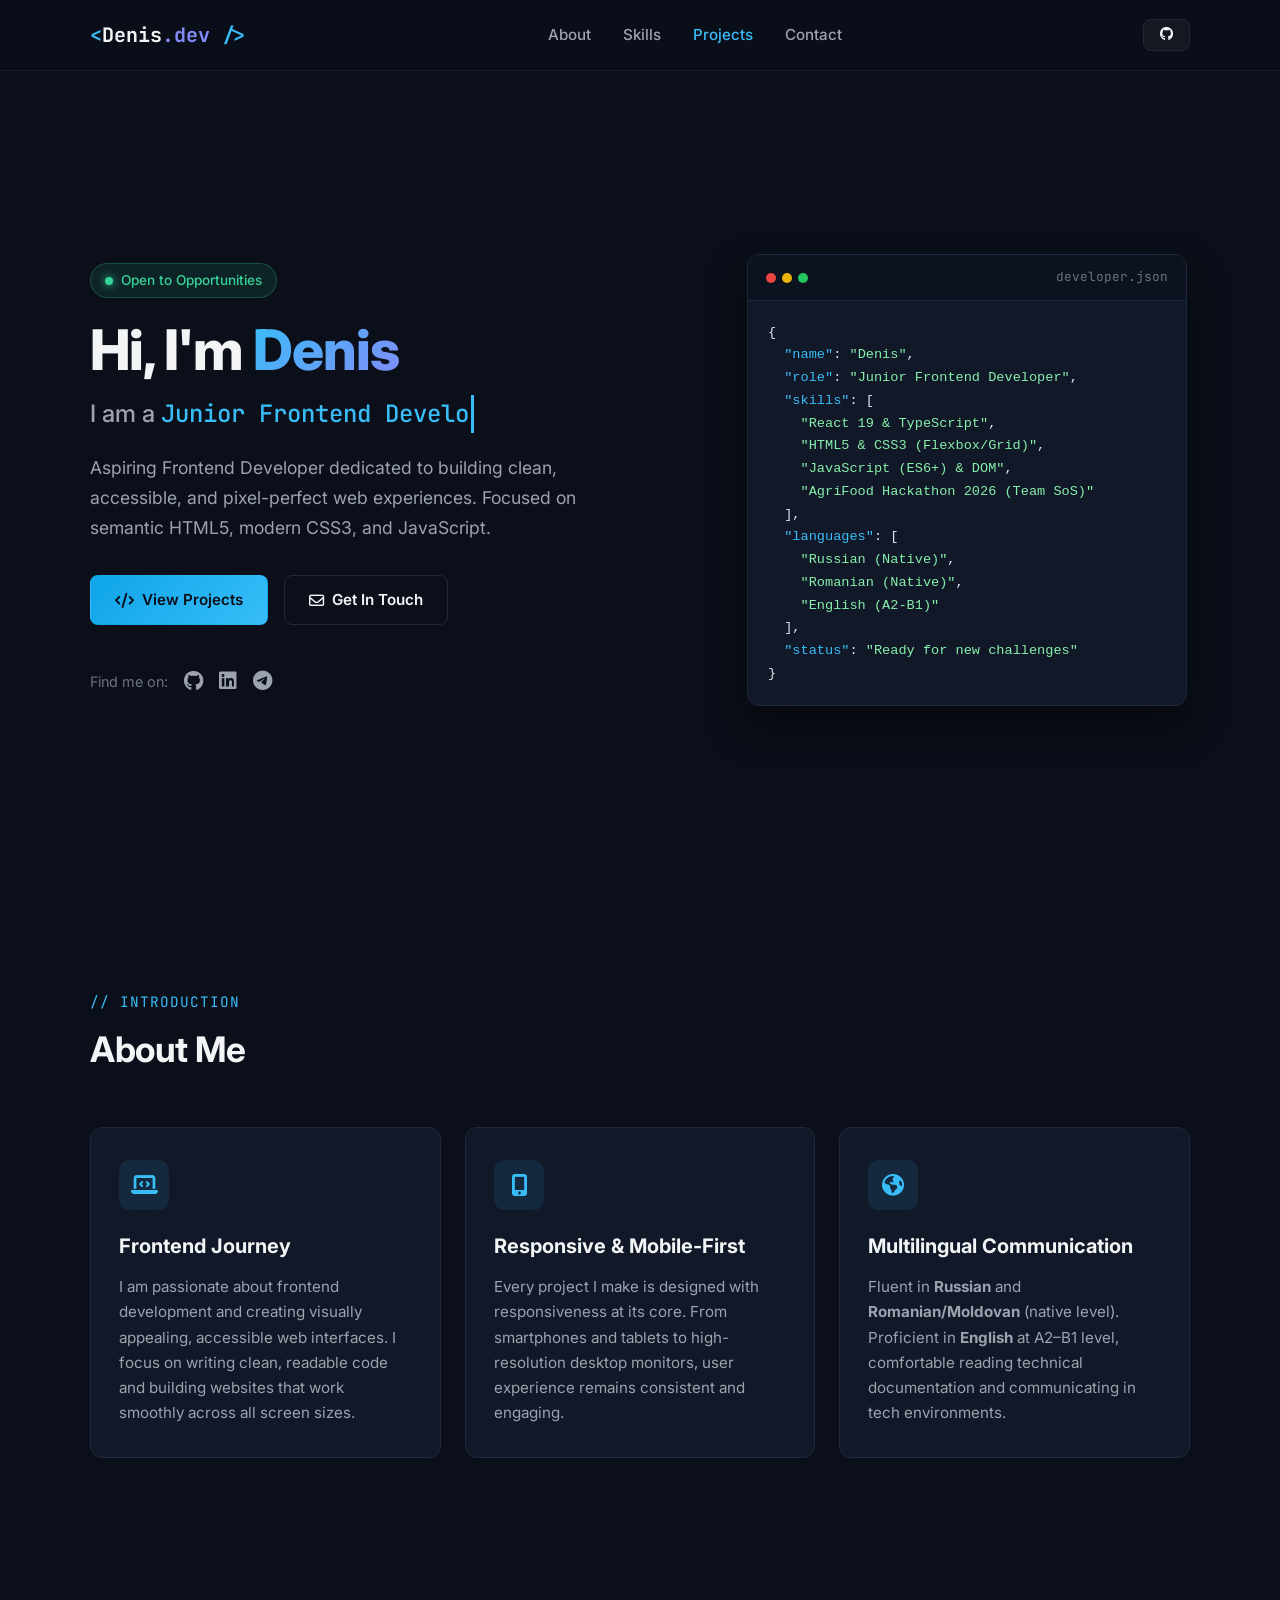
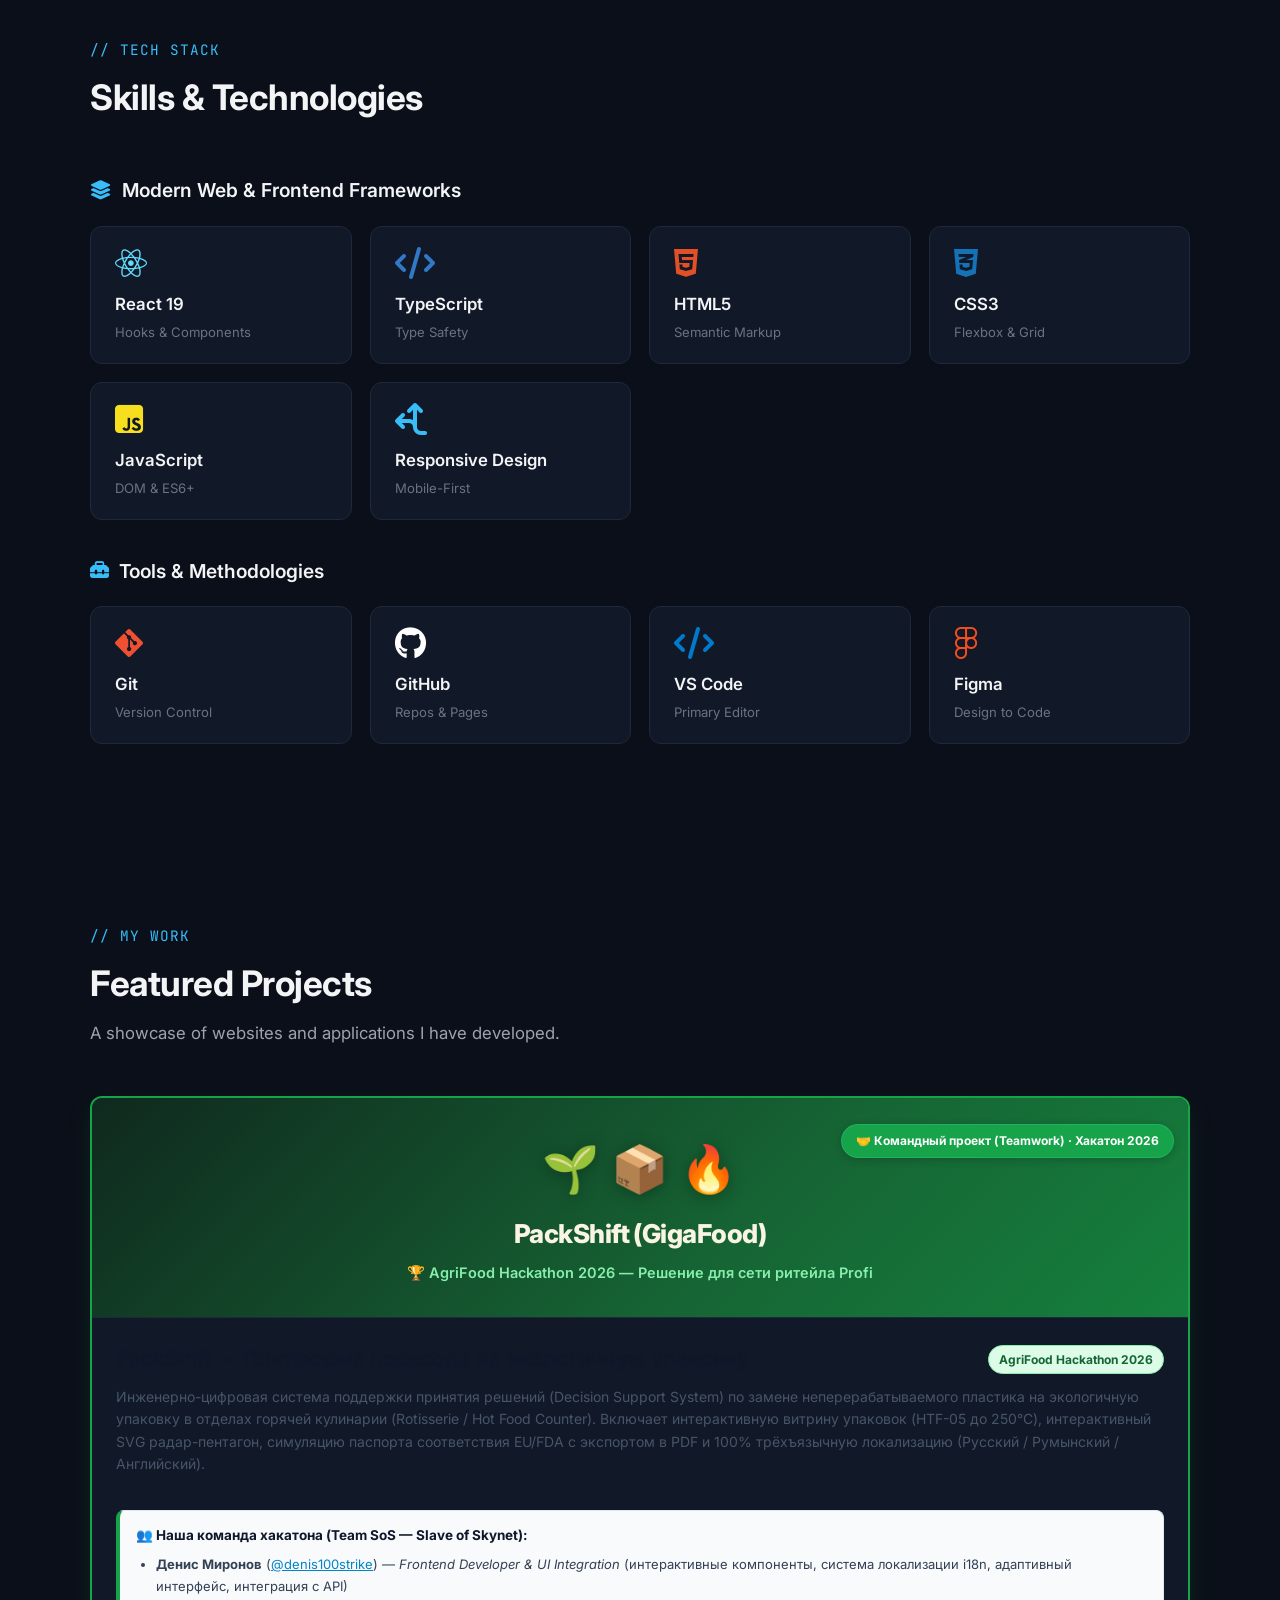
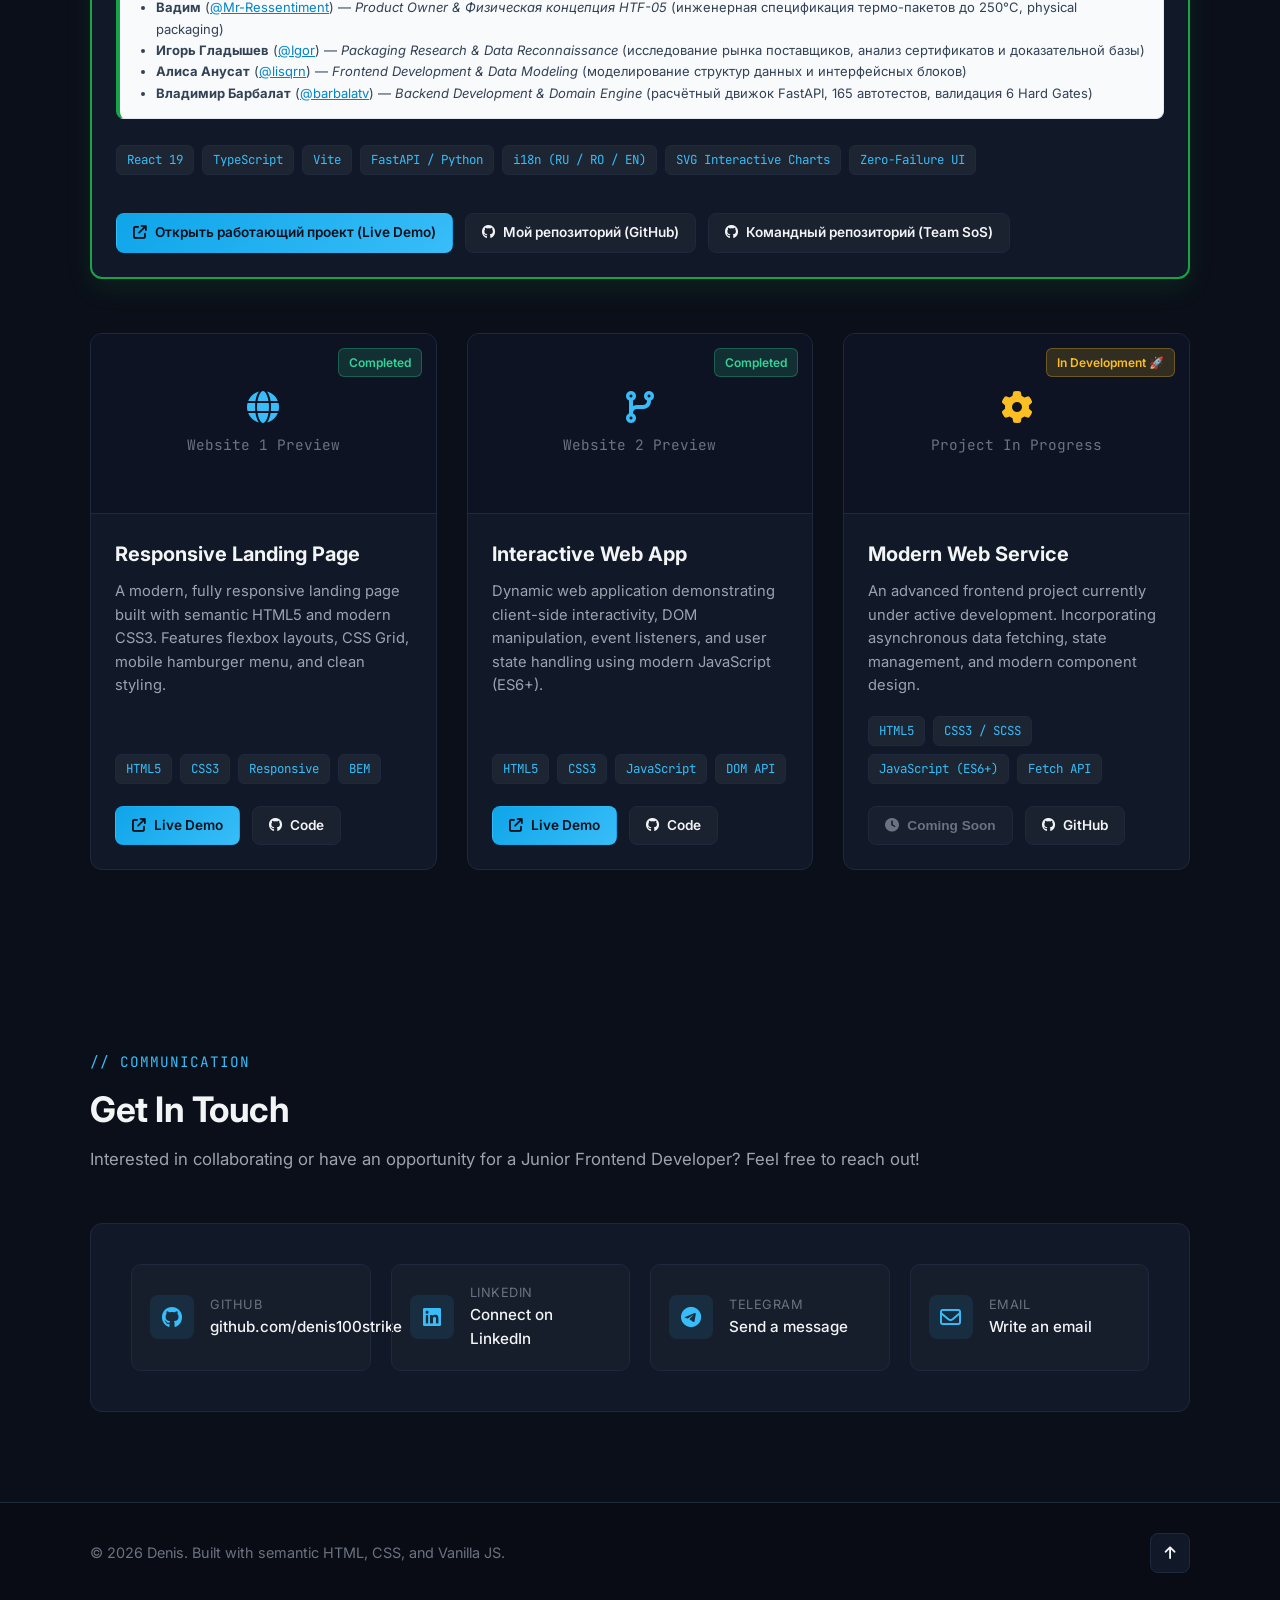
<file: index.html>
<!DOCTYPE html>
<html lang="en">
<head>
  <meta charset="UTF-8" />
  <meta name="viewport" content="width=device-width, initial-scale=1.0" />
  <meta name="description" content="Denis — Junior Frontend Developer Portfolio. Creating clean, responsive, and user-friendly web interfaces." />
  <title>Denis | Junior Frontend Developer</title>
  <link rel="stylesheet" href="style.css" />
  <!-- Font Awesome Icons -->
  <link rel="stylesheet" href="https://cdnjs.cloudflare.com/ajax/libs/font-awesome/6.5.1/css/all.min.css" />
  <!-- Google Fonts -->
  <link rel="preconnect" href="https://fonts.googleapis.com">
  <link rel="preconnect" href="https://fonts.gstatic.com" crossorigin>
  <link href="https://fonts.googleapis.com/css2?family=Inter:wght@300;400;500;600;700;800&family=JetBrains+Mono:wght@400;600&display=swap" rel="stylesheet">
</head>
<body>
  <!-- Header / Navigation -->
  <header class="header" id="header">
    <div class="container nav-container">
      <a href="#hero" class="logo">
        <span class="logo-bracket">&lt;</span>Denis<span class="logo-accent">.dev</span><span class="logo-bracket"> /&gt;</span>
      </a>

      <nav class="nav-menu" id="nav-menu">
        <ul class="nav-list">
          <li class="nav-item"><a href="#about" class="nav-link">About</a></li>
          <li class="nav-item"><a href="#skills" class="nav-link">Skills</a></li>
          <li class="nav-item"><a href="#projects" class="nav-link">Projects</a></li>
          <li class="nav-item"><a href="#contact" class="nav-link">Contact</a></li>
        </ul>
      </nav>

      <div class="nav-actions">
        <a href="https://github.com/denis100strike" target="_blank" rel="noopener noreferrer" class="btn btn-sm btn-ghost" aria-label="GitHub Profile">
          <i class="fa-brands fa-github"></i>
        </a>
        <button class="nav-toggle" id="nav-toggle" aria-label="Toggle navigation menu">
          <i class="fa-solid fa-bars"></i>
        </button>
      </div>
    </div>
  </header>

  <!-- Hero Section -->
  <section class="hero" id="hero">
    <div class="container hero-container">
      <div class="hero-content">
        <div class="hero-badge">
          <span class="badge-dot"></span> Open to Opportunities
        </div>
        <h1 class="hero-title">
          Hi, I'm <span class="text-gradient">Denis</span>
        </h1>
        <h2 class="hero-subtitle">
          I am a <span class="typed-text" id="typed-text"></span><span class="cursor">&nbsp;</span>
        </h2>
        <p class="hero-description">
          Aspiring Frontend Developer dedicated to building clean, accessible, and pixel-perfect web experiences. Focused on semantic HTML5, modern CSS3, and JavaScript.
        </p>

        <div class="hero-buttons">
          <a href="#projects" class="btn btn-primary">
            <i class="fa-solid fa-code"></i> View Projects
          </a>
          <a href="#contact" class="btn btn-outline">
            <i class="fa-regular fa-envelope"></i> Get In Touch
          </a>
        </div>

        <div class="hero-socials">
          <span class="social-label">Find me on:</span>
          <a href="https://github.com/denis100strike" target="_blank" rel="noopener noreferrer" title="GitHub">
            <i class="fa-brands fa-github"></i>
          </a>
          <a href="https://linkedin.com" target="_blank" rel="noopener noreferrer" title="LinkedIn">
            <i class="fa-brands fa-linkedin"></i>
          </a>
          <a href="https://t.me" target="_blank" rel="noopener noreferrer" title="Telegram">
            <i class="fa-brands fa-telegram"></i>
          </a>
        </div>
      </div>

      <div class="hero-visual">
        <div class="code-card">
          <div class="code-header">
            <div class="window-dots">
              <span class="dot dot-red"></span>
              <span class="dot dot-yellow"></span>
              <span class="dot dot-green"></span>
            </div>
            <span class="code-filename">developer.json</span>
          </div>
          <pre class="code-body"><code>{
  <span class="key">"name"</span>: <span class="str">"Denis"</span>,
  <span class="key">"role"</span>: <span class="str">"Junior Frontend Developer"</span>,
  <span class="key">"skills"</span>: [
    <span class="str">"React 19 &amp; TypeScript"</span>,
    <span class="str">"HTML5 &amp; CSS3 (Flexbox/Grid)"</span>,
    <span class="str">"JavaScript (ES6+) &amp; DOM"</span>,
    <span class="str">"AgriFood Hackathon 2026 (Team SoS)"</span>
  ],
  <span class="key">"languages"</span>: [
    <span class="str">"Russian (Native)"</span>,
    <span class="str">"Romanian (Native)"</span>,
    <span class="str">"English (A2-B1)"</span>
  ],
  <span class="key">"status"</span>: <span class="str">"Ready for new challenges"</span>
}</code></pre>
        </div>
      </div>
    </div>
  </section>

  <!-- About Section -->
  <section class="about section" id="about">
    <div class="container">
      <div class="section-header">
        <span class="section-tag">// Introduction</span>
        <h2 class="section-title">About Me</h2>
      </div>

      <div class="about-grid">
        <div class="about-card">
          <div class="about-icon">
            <i class="fa-solid fa-laptop-code"></i>
          </div>
          <h3>Frontend Journey</h3>
          <p>
            I am passionate about frontend development and creating visually appealing, accessible web interfaces. I focus on writing clean, readable code and building websites that work smoothly across all screen sizes.
          </p>
        </div>

        <div class="about-card">
          <div class="about-icon">
            <i class="fa-solid fa-mobile-screen-button"></i>
          </div>
          <h3>Responsive & Mobile-First</h3>
          <p>
            Every project I make is designed with responsiveness at its core. From smartphones and tablets to high-resolution desktop monitors, user experience remains consistent and engaging.
          </p>
        </div>

        <div class="about-card">
          <div class="about-icon">
            <i class="fa-solid fa-earth-americas"></i>
          </div>
          <h3>Multilingual Communication</h3>
          <p>
            Fluent in <strong>Russian</strong> and <strong>Romanian/Moldovan</strong> (native level). Proficient in <strong>English</strong> at A2–B1 level, comfortable reading technical documentation and communicating in tech environments.
          </p>
        </div>
      </div>
    </div>
  </section>

  <!-- Skills Section -->
  <section class="skills section" id="skills">
    <div class="container">
      <div class="section-header">
        <span class="section-tag">// Tech Stack</span>
        <h2 class="section-title">Skills & Technologies</h2>
      </div>

      <div class="skills-wrapper">
        <div class="skill-category">
          <h3 class="category-title"><i class="fa-solid fa-layer-group"></i> Modern Web & Frontend Frameworks</h3>
          <div class="skills-grid">
            <div class="skill-item">
              <i class="fa-brands fa-react skill-icon" style="color: #61DAFB;"></i>
              <span class="skill-name">React 19</span>
              <span class="skill-level">Hooks & Components</span>
            </div>
            <div class="skill-item">
              <i class="fa-solid fa-code skill-icon" style="color: #3178C6;"></i>
              <span class="skill-name">TypeScript</span>
              <span class="skill-level">Type Safety</span>
            </div>
            <div class="skill-item">
              <i class="fa-brands fa-html5 skill-icon html-color"></i>
              <span class="skill-name">HTML5</span>
              <span class="skill-level">Semantic Markup</span>
            </div>
            <div class="skill-item">
              <i class="fa-brands fa-css3-alt skill-icon css-color"></i>
              <span class="skill-name">CSS3</span>
              <span class="skill-level">Flexbox & Grid</span>
            </div>
            <div class="skill-item">
              <i class="fa-brands fa-square-js skill-icon js-color"></i>
              <span class="skill-name">JavaScript</span>
              <span class="skill-level">DOM & ES6+</span>
            </div>
            <div class="skill-item">
              <i class="fa-solid fa-arrows-split-up-and-left skill-icon resp-color"></i>
              <span class="skill-name">Responsive Design</span>
              <span class="skill-level">Mobile-First</span>
            </div>
          </div>
        </div>

        <div class="skill-category">
          <h3 class="category-title"><i class="fa-solid fa-toolbox"></i> Tools & Methodologies</h3>
          <div class="skills-grid">
            <div class="skill-item">
              <i class="fa-brands fa-git-alt skill-icon git-color"></i>
              <span class="skill-name">Git</span>
              <span class="skill-level">Version Control</span>
            </div>
            <div class="skill-item">
              <i class="fa-brands fa-github skill-icon github-color"></i>
              <span class="skill-name">GitHub</span>
              <span class="skill-level">Repos & Pages</span>
            </div>
            <div class="skill-item">
              <i class="fa-solid fa-code skill-icon vscode-color"></i>
              <span class="skill-name">VS Code</span>
              <span class="skill-level">Primary Editor</span>
            </div>
            <div class="skill-item">
              <i class="fa-brands fa-figma skill-icon figma-color"></i>
              <span class="skill-name">Figma</span>
              <span class="skill-level">Design to Code</span>
            </div>
          </div>
        </div>
      </div>
    </div>
  </section>

  <!-- Projects Section -->
  <section class="projects section" id="projects">
    <div class="container">
      <div class="section-header">
        <span class="section-tag">// My Work</span>
        <h2 class="section-title">Featured Projects</h2>
        <p class="section-subtitle">A showcase of websites and applications I have developed.</p>
      </div>

            <div class="projects-grid">
        <!-- Star Project: AgriFood Hackathon 2026 -->
        <div class="project-card featured-project" style="grid-column: 1 / -1; border: 2px solid #16a34a; box-shadow: 0 10px 25px rgba(22, 163, 74, 0.12); margin-bottom: 24px;">
          <div class="project-img-box" style="background: linear-gradient(135deg, #0f291e 0%, #166534 60%, #15803d 100%); min-height: 220px; display: flex; flex-direction: column; align-items: center; justify-content: center; color: #fff; text-align: center; padding: 24px;">
            <div style="font-size: 46px; margin-bottom: 8px; filter: drop-shadow(0 2px 8px rgba(0,0,0,0.3));">🌱 📦 🔥</div>
            <h3 style="font-size: 26px; font-weight: 800; color: #faf4e4; margin: 0; letter-spacing: -0.02em;">PackShift (GigaFood)</h3>
            <p style="color: #86efac; font-size: 14.5px; margin: 6px 0 0 0; font-weight: 600;">🏆 AgriFood Hackathon 2026 — Решение для сети ритейла Profi</p>
            <span class="project-badge completed" style="background: #16a34a; color: #fff; margin-top: 12px; font-weight: 700; padding: 6px 14px; border-radius: 999px; box-shadow: 0 2px 8px rgba(0,0,0,0.2);">
              🤝 Командный проект (Teamwork) · Хакатон 2026
            </span>
          </div>
          <div class="project-content" style="padding: 24px;">
            <div style="display: flex; justify-content: space-between; align-items: center; flex-wrap: wrap; gap: 8px; margin-bottom: 10px;">
              <h3 class="project-title" style="margin: 0; font-size: 21px; color: #0f172a;">PackShift — Платформа перехода на экологичную упаковку</h3>
              <span style="background: #dcfce7; color: #166534; font-size: 12px; font-weight: 700; padding: 4px 10px; border-radius: 999px; border: 1px solid #86efac;">
                AgriFood Hackathon 2026
              </span>
            </div>
            <p class="project-desc" style="font-size: 14px; line-height: 1.6; color: #475569;">
              Инженерно-цифровая система поддержки принятия решений (Decision Support System) по замене неперерабатываемого пластика на экологичную упаковку в отделах горячей кулинарии (Rotisserie / Hot Food Counter). Включает интерактивную витрину упаковок (HTF-05 до 250°C), интерактивный SVG радар-пентагон, симуляцию паспорта соответствия EU/FDA с экспортом в PDF и 100% трёхъязычную локализацию (Русский / Румынский / Английский).
            </p>

            <!-- Team Members Credit -->
            <div style="background: #f8fafc; border: 1px solid #e2e8f0; border-left: 4px solid #16a34a; border-radius: 8px; padding: 14px 16px; margin: 16px 0;">
              <strong style="color: #0f172a; font-size: 13.5px; display: flex; align-items: center; gap: 6px; margin-bottom: 8px;">
                👥 Наша команда хакатона (Team SoS — Slave of Skynet):
              </strong>
              <ul style="margin: 0; padding-left: 20px; font-size: 13px; color: #334155; line-height: 1.65;">
                <li><strong>Денис Миронов</strong> (<a href="https://github.com/denis100strike" target="_blank" style="color: #0284c7; text-decoration: underline;">@denis100strike</a>) — <em>Frontend Developer & UI Integration</em> (интерактивные компоненты, система локализации i18n, адаптивный интерфейс, интеграция с API)</li>
                <li><strong>Вадим</strong> (<a href="https://github.com/Mr-Ressentiment" target="_blank" style="color: #0284c7; text-decoration: underline;">@Mr-Ressentiment</a>) — <em>Product Owner & Физическая концепция HTF-05</em> (инженерная спецификация термо-пакетов до 250°C, physical packaging)</li>
                <li><strong>Игорь Гладышев</strong> (<a href="https://github.com/igor-gladyshev" target="_blank" style="color: #0284c7; text-decoration: underline;">@Igor</a>) — <em>Packaging Research & Data Reconnaissance</em> (исследование рынка поставщиков, анализ сертификатов и доказательной базы)</li>
                <li><strong>Алиса Анусат</strong> (<a href="https://github.com/lisqrn" target="_blank" style="color: #0284c7; text-decoration: underline;">@lisqrn</a>) — <em>Frontend Development & Data Modeling</em> (моделирование структур данных и интерфейсных блоков)</li>
                <li><strong>Владимир Барбалат</strong> (<a href="https://github.com/barbalatv" target="_blank" style="color: #0284c7; text-decoration: underline;">@barbalatv</a>) — <em>Backend Development & Domain Engine</em> (расчётный движок FastAPI, 165 автотестов, валидация 6 Hard Gates)</li>
              </ul>
            </div>

            <div class="project-tags" style="margin-top: 10px;">
              <span class="tag">React 19</span>
              <span class="tag">TypeScript</span>
              <span class="tag">Vite</span>
              <span class="tag">FastAPI / Python</span>
              <span class="tag">i18n (RU / RO / EN)</span>
              <span class="tag">SVG Interactive Charts</span>
              <span class="tag">Zero-Failure UI</span>
            </div>

            <div class="project-links" style="margin-top: 16px; display: flex; gap: 12px; flex-wrap: wrap;">
              <a href="https://denis100strike.github.io/packshift/" target="_blank" rel="noopener noreferrer" class="btn btn-sm btn-primary" style="padding: 8px 16px;">
                <i class="fa-solid fa-arrow-up-right-from-square"></i> Открыть работающий проект (Live Demo)
              </a>
              <a href="https://github.com/denis100strike/Hackaton-202636" target="_blank" rel="noopener noreferrer" class="btn btn-sm btn-ghost" style="padding: 8px 16px;"><i class="fa-brands fa-github"></i> Мой репозиторий (GitHub)</a>
              <a href="https://github.com/Slave-of-Skynet/gigafood" target="_blank" rel="noopener noreferrer" class="btn btn-sm btn-ghost" style="padding: 8px 16px;">
                <i class="fa-brands fa-github"></i> Командный репозиторий (Team SoS)
              </a>
            </div>
          </div>
        </div>

        <!-- Project 1 -->
        <div class="project-card">
          <div class="project-img-box">
            <div class="project-placeholder">
              <i class="fa-solid fa-globe"></i>
              <span>Website 1 Preview</span>
            </div>
            <span class="project-badge completed">Completed</span>
          </div>
          <div class="project-content">
            <h3 class="project-title">Responsive Landing Page</h3>
            <p class="project-desc">
              A modern, fully responsive landing page built with semantic HTML5 and modern CSS3. Features flexbox layouts, CSS Grid, mobile hamburger menu, and clean styling.
            </p>
            <div class="project-tags">
              <span class="tag">HTML5</span>
              <span class="tag">CSS3</span>
              <span class="tag">Responsive</span>
              <span class="tag">BEM</span>
            </div>
            <div class="project-links">
              <a href="https://denis100strike.github.io" target="_blank" rel="noopener noreferrer" class="btn btn-sm btn-primary">
                <i class="fa-solid fa-arrow-up-right-from-square"></i> Live Demo
              </a>
              <a href="https://github.com/denis100strike" target="_blank" rel="noopener noreferrer" class="btn btn-sm btn-ghost">
                <i class="fa-brands fa-github"></i> Code
              </a>
            </div>
          </div>
        </div>

        <!-- Project 2 -->
        <div class="project-card">
          <div class="project-img-box">
            <div class="project-placeholder">
              <i class="fa-solid fa-code-branch"></i>
              <span>Website 2 Preview</span>
            </div>
            <span class="project-badge completed">Completed</span>
          </div>
          <div class="project-content">
            <h3 class="project-title">Interactive Web App</h3>
            <p class="project-desc">
              Dynamic web application demonstrating client-side interactivity, DOM manipulation, event listeners, and user state handling using modern JavaScript (ES6+).
            </p>
            <div class="project-tags">
              <span class="tag">HTML5</span>
              <span class="tag">CSS3</span>
              <span class="tag">JavaScript</span>
              <span class="tag">DOM API</span>
            </div>
            <div class="project-links">
              <a href="https://denis100strike.github.io" target="_blank" rel="noopener noreferrer" class="btn btn-sm btn-primary">
                <i class="fa-solid fa-arrow-up-right-from-square"></i> Live Demo
              </a>
              <a href="https://github.com/denis100strike" target="_blank" rel="noopener noreferrer" class="btn btn-sm btn-ghost">
                <i class="fa-brands fa-github"></i> Code
              </a>
            </div>
          </div>
        </div>

        <!-- Project 3 -->
        <div class="project-card in-dev">
          <div class="project-img-box">
            <div class="project-placeholder dev-box">
              <i class="fa-solid fa-gear fa-spin"></i>
              <span>Project In Progress</span>
            </div>
            <span class="project-badge in-progress">In Development 🚀</span>
          </div>
          <div class="project-content">
            <h3 class="project-title">Modern Web Service</h3>
            <p class="project-desc">
              An advanced frontend project currently under active development. Incorporating asynchronous data fetching, state management, and modern component design.
            </p>
            <div class="project-tags">
              <span class="tag">HTML5</span>
              <span class="tag">CSS3 / SCSS</span>
              <span class="tag">JavaScript (ES6+)</span>
              <span class="tag">Fetch API</span>
            </div>
            <div class="project-links">
              <button class="btn btn-sm btn-disabled" disabled>
                <i class="fa-solid fa-clock"></i> Coming Soon
              </button>
              <a href="https://github.com/denis100strike" target="_blank" rel="noopener noreferrer" class="btn btn-sm btn-ghost">
                <i class="fa-brands fa-github"></i> GitHub
              </a>
            </div>
          </div>
        </div>
      </div>
    </div>
  </section>

  <!-- Contact Section -->
  <section class="contact section" id="contact">
    <div class="container">
      <div class="section-header">
        <span class="section-tag">// Communication</span>
        <h2 class="section-title">Get In Touch</h2>
        <p class="section-subtitle">Interested in collaborating or have an opportunity for a Junior Frontend Developer? Feel free to reach out!</p>
      </div>

      <div class="contact-card">
        <div class="contact-links-grid">
          <a href="https://github.com/denis100strike" target="_blank" rel="noopener noreferrer" class="contact-item">
            <div class="contact-item-icon"><i class="fa-brands fa-github"></i></div>
            <div class="contact-item-info">
              <span class="contact-label">GitHub</span>
              <span class="contact-value">github.com/denis100strike</span>
            </div>
          </a>

          <a href="https://linkedin.com" target="_blank" rel="noopener noreferrer" class="contact-item">
            <div class="contact-item-icon"><i class="fa-brands fa-linkedin"></i></div>
            <div class="contact-item-info">
              <span class="contact-label">LinkedIn</span>
              <span class="contact-value">Connect on LinkedIn</span>
            </div>
          </a>

          <a href="https://t.me" target="_blank" rel="noopener noreferrer" class="contact-item">
            <div class="contact-item-icon"><i class="fa-brands fa-telegram"></i></div>
            <div class="contact-item-info">
              <span class="contact-label">Telegram</span>
              <span class="contact-value">Send a message</span>
            </div>
          </a>

          <a href="mailto:your_email@example.com" class="contact-item">
            <div class="contact-item-icon"><i class="fa-regular fa-envelope"></i></div>
            <div class="contact-item-info">
              <span class="contact-label">Email</span>
              <span class="contact-value">Write an email</span>
            </div>
          </a>
        </div>
      </div>
    </div>
  </section>

  <!-- Footer -->
  <footer class="footer">
    <div class="container footer-container">
      <p>© <span id="current-year"></span> Denis. Built with semantic HTML, CSS, and Vanilla JS.</p>
      <a href="#hero" class="back-to-top" aria-label="Back to top">
        <i class="fa-solid fa-arrow-up"></i>
      </a>
    </div>
  </footer>

  <script src="script.js"></script>
</body>
</html>
</file>
<file: style.css>
/* ==========================================================================
   Base & CSS Variables
   ========================================================================== */
:root {
  --bg-color: #0b0f19;
  --bg-card: #111827;
  --bg-card-hover: #162032;
  --border-color: #1f293d;
  --border-glow: rgba(56, 189, 248, 0.25);

  --text-main: #f3f4f6;
  --text-muted: #9ca3af;
  --text-dim: #6b7280;

  --accent-cyan: #38bdf8;
  --accent-blue: #2563eb;
  --accent-purple: #818cf8;
  --accent-green: #34d399;
  --accent-amber: #fbbf24;

  --font-main: 'Inter', -apple-system, BlinkMacSystemFont, "Segoe UI", Roboto, sans-serif;
  --font-mono: 'JetBrains Mono', monospace;

  --container-max-width: 1140px;
  --transition: all 0.25s ease-in-out;
  --border-radius: 12px;
}

*, *::before, *::after {
  box-sizing: border-box;
  margin: 0;
  padding: 0;
}

html {
  scroll-behavior: smooth;
}

body {
  font-family: var(--font-main);
  background-color: var(--bg-color);
  color: var(--text-main);
  line-height: 1.6;
  overflow-x: hidden;
  -webkit-font-smoothing: antialiased;
}

/* Custom Scrollbar */
::-webkit-scrollbar {
  width: 8px;
}
::-webkit-scrollbar-track {
  background: var(--bg-color);
}
::-webkit-scrollbar-thumb {
  background: #27354f;
  border-radius: 4px;
}
::-webkit-scrollbar-thumb:hover {
  background: var(--accent-cyan);
}

/* Container & Global Helpers */
.container {
  width: 100%;
  max-width: var(--container-max-width);
  margin: 0 auto;
  padding: 0 20px;
}

.section {
  padding: 90px 0;
}

.section-header {
  margin-bottom: 50px;
}

.section-tag {
  font-family: var(--font-mono);
  color: var(--accent-cyan);
  font-size: 0.9rem;
  letter-spacing: 1px;
  text-transform: uppercase;
  display: block;
  margin-bottom: 8px;
}

.section-title {
  font-size: 2.2rem;
  font-weight: 700;
  color: var(--text-main);
  letter-spacing: -0.5px;
}

.section-subtitle {
  color: var(--text-muted);
  margin-top: 8px;
  font-size: 1.05rem;
}

.text-gradient {
  background: linear-gradient(135deg, var(--accent-cyan), var(--accent-purple));
  -webkit-background-clip: text;
  -webkit-text-fill-color: transparent;
}

/* ==========================================================================
   Buttons
   ========================================================================== */
.btn {
  display: inline-flex;
  align-items: center;
  justify-content: center;
  gap: 8px;
  padding: 12px 24px;
  font-size: 0.95rem;
  font-weight: 600;
  border-radius: 8px;
  text-decoration: none;
  cursor: pointer;
  transition: var(--transition);
  border: 1px solid transparent;
}

.btn-primary {
  background: linear-gradient(135deg, #0ea5e9, #38bdf8);
  color: #0b0f19;
}
.btn-primary:hover {
  transform: translateY(-2px);
  box-shadow: 0 8px 20px rgba(14, 165, 233, 0.35);
}

.btn-outline {
  background: transparent;
  color: var(--text-main);
  border-color: var(--border-color);
}
.btn-outline:hover {
  border-color: var(--accent-cyan);
  color: var(--accent-cyan);
  background: rgba(56, 189, 248, 0.05);
  transform: translateY(-2px);
}

.btn-ghost {
  background: rgba(255, 255, 255, 0.04);
  color: var(--text-main);
  border: 1px solid var(--border-color);
}
.btn-ghost:hover {
  background: rgba(255, 255, 255, 0.08);
  border-color: var(--text-muted);
}

.btn-disabled {
  background: rgba(255, 255, 255, 0.03);
  color: var(--text-dim);
  border: 1px solid var(--border-color);
  cursor: not-allowed;
}

.btn-sm {
  padding: 8px 16px;
  font-size: 0.85rem;
}

/* ==========================================================================
   Header & Navbar
   ========================================================================== */
.header {
  position: fixed;
  top: 0;
  left: 0;
  width: 100%;
  z-index: 1000;
  background: rgba(11, 15, 25, 0.85);
  backdrop-filter: blur(12px);
  border-bottom: 1px solid rgba(31, 41, 61, 0.6);
  transition: var(--transition);
}

.nav-container {
  display: flex;
  align-items: center;
  justify-content: space-between;
  height: 70px;
}

.logo {
  font-family: var(--font-mono);
  font-size: 1.25rem;
  font-weight: 700;
  color: var(--text-main);
  text-decoration: none;
}
.logo-bracket {
  color: var(--accent-cyan);
}
.logo-accent {
  color: var(--accent-purple);
}

.nav-list {
  display: flex;
  list-style: none;
  gap: 32px;
}

.nav-link {
  color: var(--text-muted);
  text-decoration: none;
  font-size: 0.95rem;
  font-weight: 500;
  transition: var(--transition);
}
.nav-link:hover, .nav-link.active {
  color: var(--accent-cyan);
}

.nav-actions {
  display: flex;
  align-items: center;
  gap: 12px;
}

.nav-toggle {
  display: none;
  background: transparent;
  border: none;
  color: var(--text-main);
  font-size: 1.25rem;
  cursor: pointer;
}

/* ==========================================================================
   Hero Section
   ========================================================================== */
.hero {
  min-height: 100vh;
  display: flex;
  align-items: center;
  padding: 120px 0 60px;
  position: relative;
}

.hero-container {
  display: grid;
  grid-template-columns: 1.15fr 0.85fr;
  gap: 50px;
  align-items: center;
}

.hero-badge {
  display: inline-flex;
  align-items: center;
  gap: 8px;
  background: rgba(52, 211, 153, 0.1);
  color: var(--accent-green);
  border: 1px solid rgba(52, 211, 153, 0.25);
  padding: 6px 14px;
  border-radius: 20px;
  font-size: 0.85rem;
  font-weight: 500;
  margin-bottom: 20px;
}

.badge-dot {
  width: 8px;
  height: 8px;
  background: var(--accent-green);
  border-radius: 50%;
  box-shadow: 0 0 10px var(--accent-green);
}

.hero-title {
  font-size: 3.5rem;
  font-weight: 800;
  line-height: 1.15;
  margin-bottom: 12px;
  letter-spacing: -1px;
}

.hero-subtitle {
  font-size: 1.5rem;
  font-weight: 500;
  color: var(--text-muted);
  margin-bottom: 20px;
  min-height: 2.2rem;
}

.typed-text {
  color: var(--accent-cyan);
  font-family: var(--font-mono);
}

.cursor {
  display: inline-block;
  background-color: var(--accent-cyan);
  margin-left: 2px;
  width: 3px;
  animation: blink 1s infinite;
}

@keyframes blink {
  0%, 49% { background-color: var(--accent-cyan); }
  50%, 100% { background-color: transparent; }
}

.hero-description {
  font-size: 1.1rem;
  color: var(--text-muted);
  max-width: 540px;
  margin-bottom: 32px;
  line-height: 1.7;
}

.hero-buttons {
  display: flex;
  gap: 16px;
  margin-bottom: 40px;
  flex-wrap: wrap;
}

.hero-socials {
  display: flex;
  align-items: center;
  gap: 16px;
}

.social-label {
  color: var(--text-dim);
  font-size: 0.9rem;
}

.hero-socials a {
  color: var(--text-muted);
  font-size: 1.25rem;
  transition: var(--transition);
}
.hero-socials a:hover {
  color: var(--accent-cyan);
  transform: translateY(-3px);
}

/* Code Card in Hero */
.hero-visual {
  display: flex;
  justify-content: center;
}

.code-card {
  width: 100%;
  max-width: 440px;
  background: var(--bg-card);
  border: 1px solid var(--border-color);
  border-radius: var(--border-radius);
  overflow: hidden;
  box-shadow: 0 20px 40px rgba(0, 0, 0, 0.45);
}

.code-header {
  display: flex;
  align-items: center;
  justify-content: space-between;
  padding: 12px 18px;
  background: #0d121f;
  border-bottom: 1px solid var(--border-color);
}

.window-dots {
  display: flex;
  gap: 6px;
}

.dot {
  width: 10px;
  height: 10px;
  border-radius: 50%;
}
.dot-red { background: #ef4444; }
.dot-yellow { background: #eab308; }
.dot-green { background: #22c55e; }

.code-filename {
  font-family: var(--font-mono);
  font-size: 0.8rem;
  color: var(--text-dim);
}

.code-body {
  padding: 20px;
  font-family: var(--font-mono);
  font-size: 0.85rem;
  line-height: 1.6;
  color: #e2e8f0;
  overflow-x: auto;
}

.code-body .key { color: var(--accent-cyan); }
.code-body .str { color: #86efac; }

/* ==========================================================================
   About Section
   ========================================================================== */
.about-grid {
  display: grid;
  grid-template-columns: repeat(auto-fit, minmax(300px, 1fr));
  gap: 24px;
}

.about-card {
  background: var(--bg-card);
  border: 1px solid var(--border-color);
  padding: 32px 28px;
  border-radius: var(--border-radius);
  transition: var(--transition);
}
.about-card:hover {
  border-color: var(--border-glow);
  transform: translateY(-4px);
  background: var(--bg-card-hover);
}

.about-icon {
  width: 50px;
  height: 50px;
  background: rgba(56, 189, 248, 0.1);
  color: var(--accent-cyan);
  display: flex;
  align-items: center;
  justify-content: center;
  border-radius: 10px;
  font-size: 1.35rem;
  margin-bottom: 20px;
}

.about-card h3 {
  font-size: 1.25rem;
  margin-bottom: 12px;
}

.about-card p {
  color: var(--text-muted);
  font-size: 0.95rem;
  line-height: 1.65;
}

/* ==========================================================================
   Skills Section
   ========================================================================== */
.skills-wrapper {
  display: flex;
  flex-direction: column;
  gap: 36px;
}

.category-title {
  font-size: 1.2rem;
  font-weight: 600;
  color: var(--text-main);
  margin-bottom: 20px;
  display: flex;
  align-items: center;
  gap: 10px;
}
.category-title i {
  color: var(--accent-cyan);
}

.skills-grid {
  display: grid;
  grid-template-columns: repeat(auto-fill, minmax(230px, 1fr));
  gap: 18px;
}

.skill-item {
  background: var(--bg-card);
  border: 1px solid var(--border-color);
  padding: 20px 24px;
  border-radius: var(--border-radius);
  display: flex;
  flex-direction: column;
  transition: var(--transition);
}
.skill-item:hover {
  border-color: var(--accent-cyan);
  transform: translateY(-3px);
  box-shadow: 0 6px 18px rgba(0,0,0,0.3);
}

.skill-icon {
  font-size: 2rem;
  margin-bottom: 12px;
}
.html-color { color: #e34f26; }
.css-color { color: #1572b6; }
.js-color { color: #f7df1e; }
.resp-color { color: #38bdf8; }
.git-color { color: #f05032; }
.github-color { color: #ffffff; }
.vscode-color { color: #007acc; }
.figma-color { color: #f24e1e; }

.skill-name {
  font-size: 1.05rem;
  font-weight: 600;
  color: var(--text-main);
}

.skill-level {
  font-size: 0.82rem;
  color: var(--text-dim);
  margin-top: 4px;
}

/* ==========================================================================
   Projects Section
   ========================================================================== */
.projects-grid {
  display: grid;
  grid-template-columns: repeat(auto-fit, minmax(320px, 1fr));
  gap: 30px;
}

.project-card {
  background: var(--bg-card);
  border: 1px solid var(--border-color);
  border-radius: var(--border-radius);
  overflow: hidden;
  display: flex;
  flex-direction: column;
  transition: var(--transition);
}
.project-card:hover {
  border-color: var(--border-glow);
  transform: translateY(-6px);
  box-shadow: 0 12px 30px rgba(0, 0, 0, 0.4);
}

.project-img-box {
  position: relative;
  height: 180px;
  background: #0d1322;
  display: flex;
  align-items: center;
  justify-content: center;
  border-bottom: 1px solid var(--border-color);
}

.project-placeholder {
  display: flex;
  flex-direction: column;
  align-items: center;
  gap: 10px;
  color: var(--text-dim);
  font-family: var(--font-mono);
  font-size: 0.9rem;
}
.project-placeholder i {
  font-size: 2rem;
  color: var(--accent-cyan);
}
.project-placeholder.dev-box i {
  color: var(--accent-amber);
}

.project-badge {
  position: absolute;
  top: 14px;
  right: 14px;
  font-size: 0.75rem;
  font-weight: 600;
  padding: 4px 10px;
  border-radius: 6px;
}
.project-badge.completed {
  background: rgba(52, 211, 153, 0.15);
  color: var(--accent-green);
  border: 1px solid rgba(52, 211, 153, 0.3);
}
.project-badge.in-progress {
  background: rgba(251, 191, 36, 0.15);
  color: var(--accent-amber);
  border: 1px solid rgba(251, 191, 36, 0.3);
}

.project-content {
  padding: 24px;
  display: flex;
  flex-direction: column;
  flex-grow: 1;
}

.project-title {
  font-size: 1.25rem;
  font-weight: 700;
  margin-bottom: 10px;
}

.project-desc {
  color: var(--text-muted);
  font-size: 0.92rem;
  line-height: 1.6;
  margin-bottom: 18px;
  flex-grow: 1;
}

.project-tags {
  display: flex;
  flex-wrap: wrap;
  gap: 8px;
  margin-bottom: 22px;
}

.tag {
  background: rgba(255, 255, 255, 0.05);
  border: 1px solid var(--border-color);
  padding: 4px 10px;
  border-radius: 6px;
  font-size: 0.78rem;
  font-family: var(--font-mono);
  color: var(--accent-cyan);
}

.project-links {
  display: flex;
  gap: 12px;
}

/* ==========================================================================
   Contact Section
   ========================================================================== */
.contact-card {
  background: var(--bg-card);
  border: 1px solid var(--border-color);
  border-radius: var(--border-radius);
  padding: 40px;
}

.contact-links-grid {
  display: grid;
  grid-template-columns: repeat(auto-fit, minmax(220px, 1fr));
  gap: 20px;
}

.contact-item {
  display: flex;
  align-items: center;
  gap: 16px;
  background: rgba(255, 255, 255, 0.02);
  border: 1px solid var(--border-color);
  padding: 18px;
  border-radius: 10px;
  text-decoration: none;
  color: var(--text-main);
  transition: var(--transition);
}
.contact-item:hover {
  border-color: var(--accent-cyan);
  background: rgba(56, 189, 248, 0.05);
  transform: translateY(-3px);
}

.contact-item-icon {
  width: 44px;
  height: 44px;
  border-radius: 8px;
  background: rgba(56, 189, 248, 0.1);
  color: var(--accent-cyan);
  display: flex;
  align-items: center;
  justify-content: center;
  font-size: 1.3rem;
  flex-shrink: 0;
}

.contact-item-info {
  display: flex;
  flex-direction: column;
}

.contact-label {
  font-size: 0.8rem;
  color: var(--text-dim);
  text-transform: uppercase;
  letter-spacing: 0.5px;
}

.contact-value {
  font-size: 0.95rem;
  font-weight: 500;
  color: var(--text-main);
}

/* ==========================================================================
   Footer
   ========================================================================== */
.footer {
  border-top: 1px solid var(--border-color);
  padding: 30px 0;
  background: #090c14;
}

.footer-container {
  display: flex;
  justify-content: space-between;
  align-items: center;
  color: var(--text-dim);
  font-size: 0.9rem;
}

.back-to-top {
  width: 40px;
  height: 40px;
  background: var(--bg-card);
  border: 1px solid var(--border-color);
  border-radius: 8px;
  color: var(--text-main);
  display: flex;
  align-items: center;
  justify-content: center;
  text-decoration: none;
  transition: var(--transition);
}
.back-to-top:hover {
  border-color: var(--accent-cyan);
  color: var(--accent-cyan);
  transform: translateY(-3px);
}

/* ==========================================================================
   Responsive Breakpoints
   ========================================================================== */
@media (max-width: 900px) {
  .hero-container {
    grid-template-columns: 1fr;
    text-align: center;
  }

  .hero-badge {
    margin: 0 auto 20px;
  }

  .hero-description {
    margin-left: auto;
    margin-right: auto;
  }

  .hero-buttons {
    justify-content: center;
  }

  .hero-socials {
    justify-content: center;
  }

  .hero-title {
    font-size: 2.8rem;
  }
}

@media (max-width: 768px) {
  .nav-menu {
    position: fixed;
    top: 70px;
    left: -100%;
    width: 100%;
    height: calc(100vh - 70px);
    background: rgba(11, 15, 25, 0.98);
    backdrop-filter: blur(16px);
    display: flex;
    justify-content: center;
    padding-top: 50px;
    transition: left 0.3s ease;
  }

  .nav-menu.active {
    left: 0;
  }

  .nav-list {
    flex-direction: column;
    align-items: center;
    gap: 28px;
  }

  .nav-link {
    font-size: 1.25rem;
  }

  .nav-toggle {
    display: block;
  }

  .section-title {
    font-size: 1.8rem;
  }

  .contact-card {
    padding: 24px;
  }

  .footer-container {
    flex-direction: column;
    gap: 16px;
    text-align: center;
  }
}
</file>
